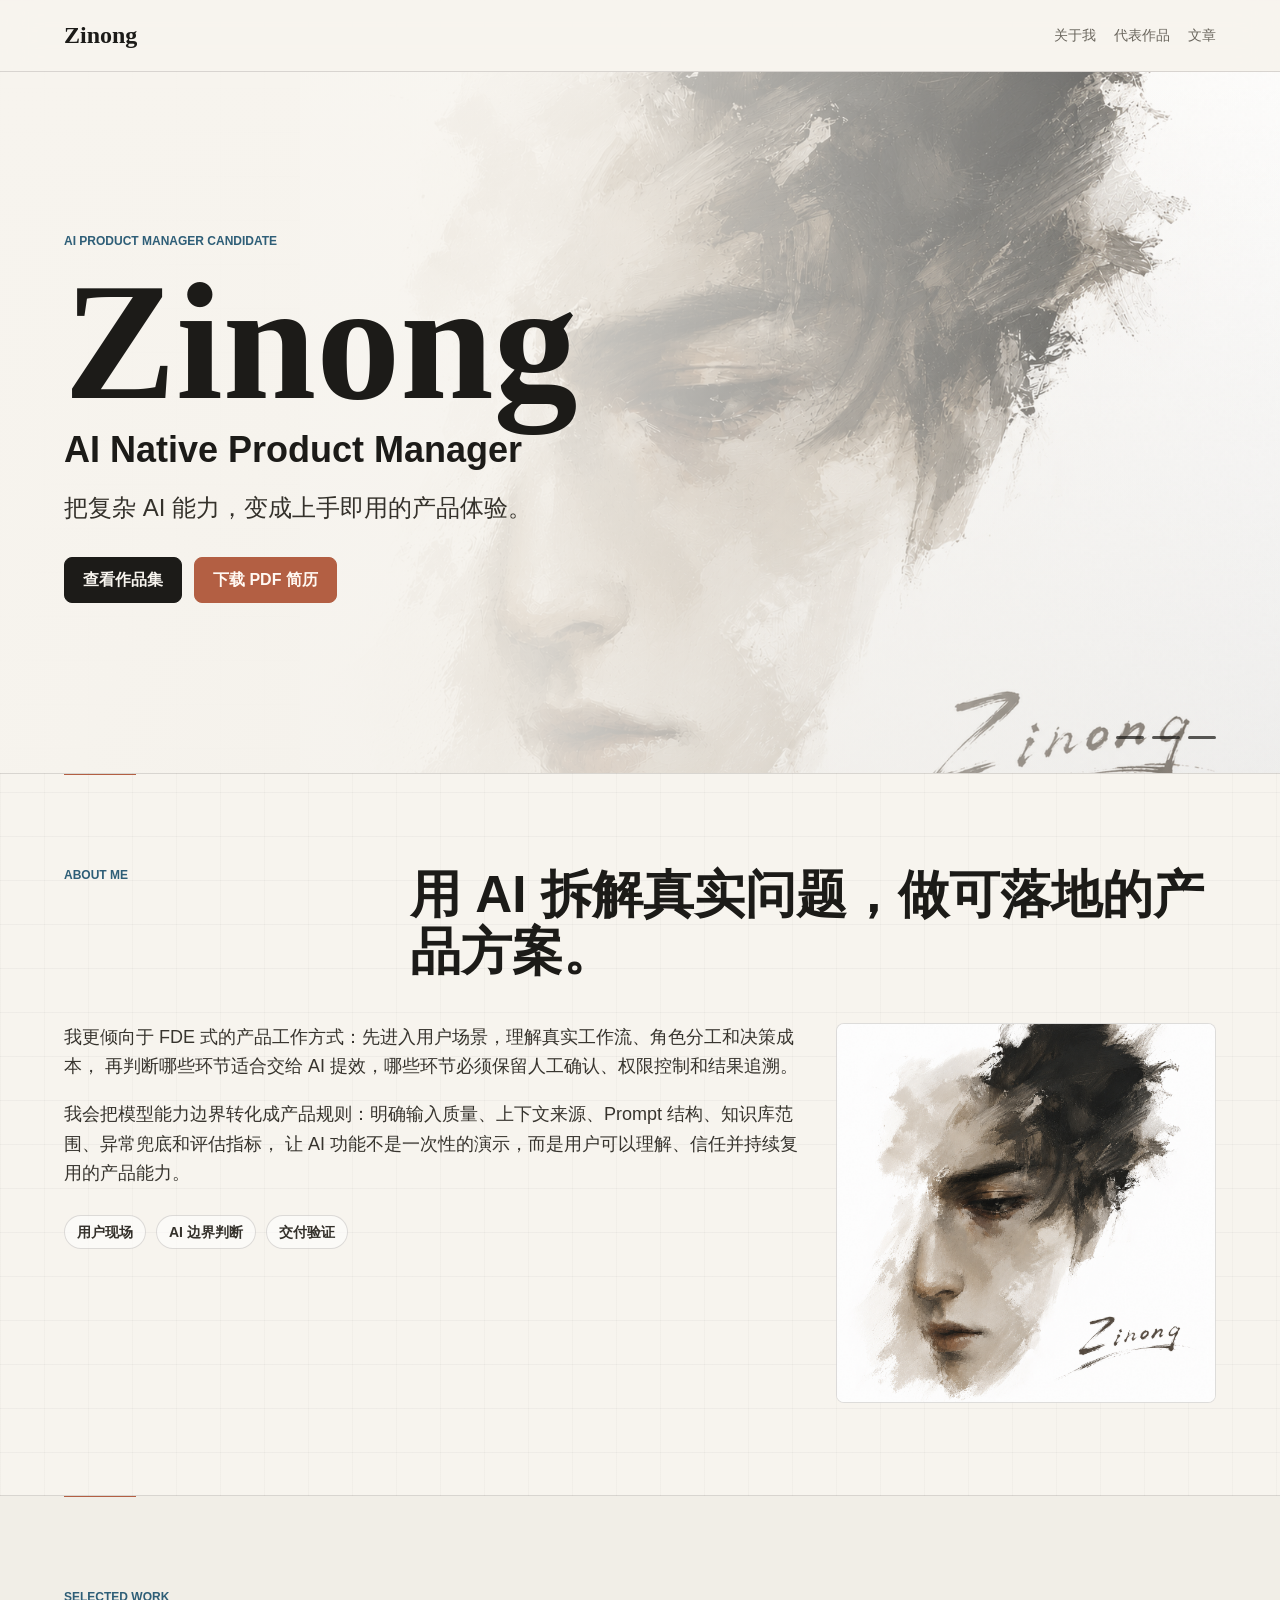
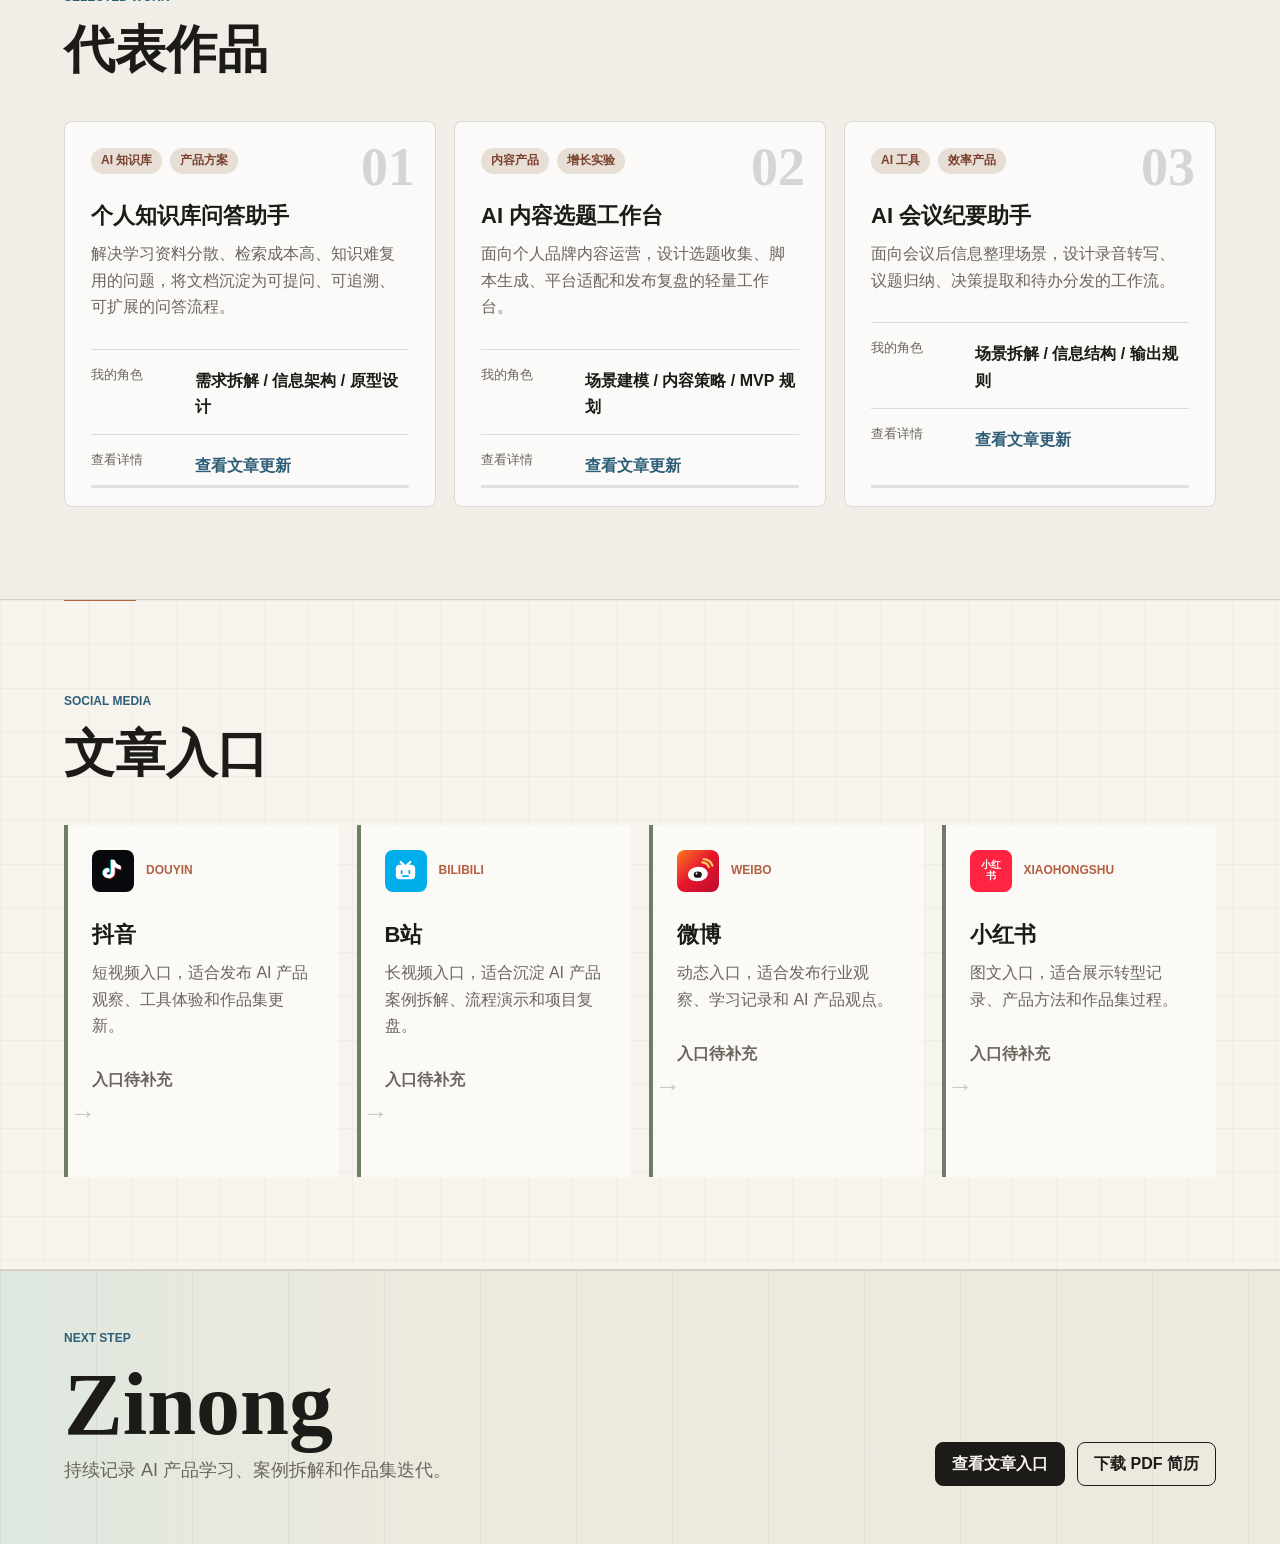
<file: index.html>
<!doctype html>
<html lang="zh-CN">
  <head>
    <meta charset="UTF-8" />
    <meta name="viewport" content="width=device-width, initial-scale=1.0" />
    <title>Zinong | AI Native 产品经理</title>
    <meta
      name="description"
      content="Zinong，AI Native Product Manager，把复杂 AI 能力转化为上手即用的产品体验。"
    />
    <link rel="stylesheet" href="styles.css?v=20260609-cursor" />
  </head>
  <body>
    <header class="site-header">
      <a class="brand" href="#top" aria-label="Zinong 首页">Zinong</a>
      <nav aria-label="主导航">
        <a href="#about">关于我</a>
        <a href="#work">代表作品</a>
        <a href="#content">文章</a>
      </nav>
    </header>

    <main id="top">
      <section class="hero reveal-block" aria-labelledby="hero-title">
        <div class="hero-media" aria-hidden="true"></div>
        <div class="hero-signal" aria-hidden="true">
          <span></span>
          <span></span>
          <span></span>
        </div>
        <div class="hero-content">
          <p class="eyebrow">AI Product Manager Candidate</p>
          <h1 id="hero-title">Zinong</h1>
          <p class="hero-subtitle">AI Native Product Manager</p>
          <p class="hero-statement">把复杂 AI 能力，变成上手即用的产品体验。</p>
          <div class="hero-actions" aria-label="核心操作">
            <a class="button primary" href="#work">查看作品集</a>
            <a class="button secondary" href="assets/Zinong_AI_PM_Resume.pdf" download>下载 PDF 简历</a>
          </div>
        </div>
      </section>

      <section id="about" class="section about-section reveal-block">
        <div class="section-heading">
          <p class="eyebrow">About Me</p>
          <h2>用 AI 拆解真实问题，做可落地的产品方案。</h2>
        </div>
        <div class="about-grid">
          <article class="narrative">
            <p>
              我更倾向于 FDE 式的产品工作方式：先进入用户场景，理解真实工作流、角色分工和决策成本，
              再判断哪些环节适合交给 AI 提效，哪些环节必须保留人工确认、权限控制和结果追溯。
            </p>
            <p>
              我会把模型能力边界转化成产品规则：明确输入质量、上下文来源、Prompt 结构、知识库范围、异常兜底和评估指标，
              让 AI 功能不是一次性的演示，而是用户可以理解、信任并持续复用的产品能力。
            </p>
            <div class="capability-row" aria-label="AI 产品能力">
              <span>用户现场</span>
              <span>AI 边界判断</span>
              <span>交付验证</span>
            </div>
          </article>
          <figure class="about-portrait">
            <img src="assets/zinong-avatar.png" alt="Zinong 头像" />
          </figure>
        </div>
      </section>

      <section id="work" class="section work-section reveal-block">
        <div class="section-heading compact">
          <p class="eyebrow">Selected Work</p>
          <h2>代表作品</h2>
        </div>
        <div class="work-grid">
          <article class="work-card">
            <span class="work-index">01</span>
            <div class="work-meta">
              <span>AI 知识库</span>
              <span>产品方案</span>
            </div>
            <h3>个人知识库问答助手</h3>
            <p>解决学习资料分散、检索成本高、知识难复用的问题，将文档沉淀为可提问、可追溯、可扩展的问答流程。</p>
            <dl>
              <div><dt>我的角色</dt><dd>需求拆解 / 信息架构 / 原型设计</dd></div>
              <div><dt>查看详情</dt><dd><a href="#content">查看文章更新</a></dd></div>
            </dl>
            <div class="card-line" aria-hidden="true"></div>
          </article>
          <article class="work-card">
            <span class="work-index">02</span>
            <div class="work-meta">
              <span>内容产品</span>
              <span>增长实验</span>
            </div>
            <h3>AI 内容选题工作台</h3>
            <p>面向个人品牌内容运营，设计选题收集、脚本生成、平台适配和发布复盘的轻量工作台。</p>
            <dl>
              <div><dt>我的角色</dt><dd>场景建模 / 内容策略 / MVP 规划</dd></div>
              <div><dt>查看详情</dt><dd><a href="#content">查看文章更新</a></dd></div>
            </dl>
            <div class="card-line" aria-hidden="true"></div>
          </article>
          <article class="work-card">
            <span class="work-index">03</span>
            <div class="work-meta">
              <span>AI 工具</span>
              <span>效率产品</span>
            </div>
            <h3>AI 会议纪要助手</h3>
            <p>面向会议后信息整理场景，设计录音转写、议题归纳、决策提取和待办分发的工作流。</p>
            <dl>
              <div><dt>我的角色</dt><dd>场景拆解 / 信息结构 / 输出规则</dd></div>
              <div><dt>查看详情</dt><dd><a href="#content">查看文章更新</a></dd></div>
            </dl>
            <div class="card-line" aria-hidden="true"></div>
          </article>
        </div>
      </section>

      <section id="content" class="section content-section reveal-block">
        <div class="section-heading compact">
          <p class="eyebrow">Social Media</p>
          <h2>文章入口</h2>
        </div>
        <div class="content-list">
          <article>
            <div class="platform-head">
              <span class="platform-icon douyin-icon" aria-hidden="true">
                <svg viewBox="0 0 36 36" focusable="false">
                  <path class="dy-red" d="M20.2 6.5v14.1c0 4-3.1 7-7.1 7-3.8 0-6.5-2.4-6.5-5.7 0-3.6 3.2-6.2 7.3-5.6v4.1c-1.5-.5-3 .3-3 1.6 0 1.1 1 1.9 2.2 1.9 1.6 0 2.9-1.1 2.9-3.3V6.5h4.2Zm0 0c.8 3.7 3.2 6 7 6.7v4.2c-2.7-.2-5.1-1.2-7-3v-7.9Z" />
                  <path class="dy-cyan" d="M18.6 5.1v14.1c0 4-3.1 7-7.1 7-3.8 0-6.5-2.4-6.5-5.7 0-3.6 3.2-6.2 7.3-5.6V19c-1.5-.5-3 .3-3 1.6 0 1.1 1 1.9 2.2 1.9 1.6 0 2.9-1.1 2.9-3.3V5.1h4.2Zm0 0c.8 3.7 3.2 6 7 6.7V16c-2.7-.2-5.1-1.2-7-3V5.1Z" />
                  <path class="dy-white" d="M19.4 5.8v14.1c0 4-3.1 7-7.1 7-3.8 0-6.5-2.4-6.5-5.7 0-3.6 3.2-6.2 7.3-5.6v4.1c-1.5-.5-3 .3-3 1.6 0 1.1 1 1.9 2.2 1.9 1.6 0 2.9-1.1 2.9-3.3V5.8h4.2Zm0 0c.8 3.7 3.2 6 7 6.7v4.2c-2.7-.2-5.1-1.2-7-3V5.8Z" />
                </svg>
              </span>
              <span class="platform-label">Douyin</span>
            </div>
            <h3>抖音</h3>
            <p>短视频入口，适合发布 AI 产品观察、工具体验和作品集更新。</p>
            <p class="platform-status">入口待补充</p>
            <span class="platform-arrow" aria-hidden="true">→</span>
          </article>
          <article>
            <div class="platform-head">
              <span class="platform-icon bilibili-icon" aria-hidden="true">
                <svg viewBox="0 0 36 36" focusable="false">
                  <path class="bili-antenna" d="M12 7.5 15.7 11M24 7.5 20.3 11" />
                  <rect class="bili-tv" x="6" y="11" width="24" height="18" rx="5" />
                  <path class="bili-face" d="M13.2 18.4v3M22.8 18.4v3M14.8 25h6.4" />
                </svg>
              </span>
              <span class="platform-label">Bilibili</span>
            </div>
            <h3>B站</h3>
            <p>长视频入口，适合沉淀 AI 产品案例拆解、流程演示和项目复盘。</p>
            <p class="platform-status">入口待补充</p>
            <span class="platform-arrow" aria-hidden="true">→</span>
          </article>
          <article>
            <div class="platform-head">
              <span class="platform-icon weibo-icon" aria-hidden="true">
                <svg viewBox="0 0 36 36" focusable="false">
                  <path class="weibo-signal" d="M22.5 8.6c3.7.3 6.5 2.3 7.5 5.5M24 4.8c5.2.4 9 3.3 10.2 7.7" />
                  <path class="weibo-eye" d="M5.8 23c0-5.2 5.5-9.5 12.3-9.5 6 0 10.7 3.4 10.7 8 0 5.2-5.5 9-12.5 9-6.3 0-10.5-3-10.5-7.5Z" />
                  <ellipse class="weibo-pupil" cx="17.2" cy="22.8" rx="4.7" ry="3.7" />
                  <circle class="weibo-highlight" cx="15.7" cy="21.5" r="1.1" />
                </svg>
              </span>
              <span class="platform-label">Weibo</span>
            </div>
            <h3>微博</h3>
            <p>动态入口，适合发布行业观察、学习记录和 AI 产品观点。</p>
            <p class="platform-status">入口待补充</p>
            <span class="platform-arrow" aria-hidden="true">→</span>
          </article>
          <article>
            <div class="platform-head">
              <span class="platform-icon rednote-icon" aria-hidden="true">
                <span class="rednote-mark">
                  <span>小红</span>
                  <span>书</span>
                </span>
              </span>
              <span class="platform-label">Xiaohongshu</span>
            </div>
            <h3>小红书</h3>
            <p>图文入口，适合展示转型记录、产品方法和作品集过程。</p>
            <p class="platform-status">入口待补充</p>
            <span class="platform-arrow" aria-hidden="true">→</span>
          </article>
        </div>
      </section>
    </main>

    <footer class="site-footer reveal-block">
      <div>
        <p class="eyebrow">Next Step</p>
        <h2>Zinong</h2>
        <p>持续记录 AI 产品学习、案例拆解和作品集迭代。</p>
      </div>
      <div class="footer-actions">
        <a href="#content">查看文章入口</a>
        <a href="assets/Zinong_AI_PM_Resume.pdf" download>下载 PDF 简历</a>
      </div>
    </footer>
    <script>
      const revealBlocks = document.querySelectorAll(".reveal-block");
      const observer = new IntersectionObserver(
        (entries) => {
          entries.forEach((entry) => {
            if (entry.isIntersecting) {
              entry.target.classList.add("is-visible");
              observer.unobserve(entry.target);
            }
          });
        },
        { threshold: 0.14 }
      );

      revealBlocks.forEach((block) => observer.observe(block));

      document.querySelectorAll(".work-card, .content-list article").forEach((card) => {
        card.addEventListener("pointermove", (event) => {
          const rect = card.getBoundingClientRect();
          card.style.setProperty("--mx", `${event.clientX - rect.left}px`);
          card.style.setProperty("--my", `${event.clientY - rect.top}px`);
        });
      });

      const canUseCursorEffect =
        window.matchMedia("(hover: hover) and (pointer: fine)").matches &&
        !window.matchMedia("(prefers-reduced-motion: reduce)").matches;

      if (canUseCursorEffect) {
        const cursor = document.createElement("span");
        const trailWrap = document.createElement("span");
        const trailItems = Array.from({ length: 9 }, () => document.createElement("span"));
        const pointer = { x: window.innerWidth / 2, y: window.innerHeight / 2 };
        const current = { x: pointer.x, y: pointer.y };
        const history = trailItems.map(() => ({ x: pointer.x, y: pointer.y }));

        cursor.className = "cursor-glow";
        trailWrap.className = "cursor-trail";
        trailItems.forEach((item) => trailWrap.appendChild(item));
        document.body.append(cursor, trailWrap);

        const setActive = (active) => {
          cursor.classList.toggle("is-active", active);
          trailWrap.classList.toggle("is-active", active);
        };

        window.addEventListener("pointermove", (event) => {
          pointer.x = event.clientX;
          pointer.y = event.clientY;
          setActive(true);
        });

        window.addEventListener("pointerleave", () => setActive(false));
        window.addEventListener("pointerdown", () => cursor.classList.add("is-pressing"));
        window.addEventListener("pointerup", () => cursor.classList.remove("is-pressing"));

        const renderCursor = () => {
          current.x += (pointer.x - current.x) * 0.24;
          current.y += (pointer.y - current.y) * 0.24;
          history.unshift({ x: current.x, y: current.y });
          history.splice(trailItems.length);

          cursor.style.setProperty("--cursor-x", `${current.x}px`);
          cursor.style.setProperty("--cursor-y", `${current.y}px`);
          trailItems.forEach((item, index) => {
            const point = history[index] || current;
            item.style.setProperty("--trail-x", `${point.x}px`);
            item.style.setProperty("--trail-y", `${point.y}px`);
            item.style.setProperty("--trail-size", `${18 - index * 1.35}px`);
            item.style.setProperty("--trail-alpha", `${0.34 - index * 0.03}`);
          });

          requestAnimationFrame(renderCursor);
        };

        renderCursor();
      }
    </script>
  </body>
</html>
</file>
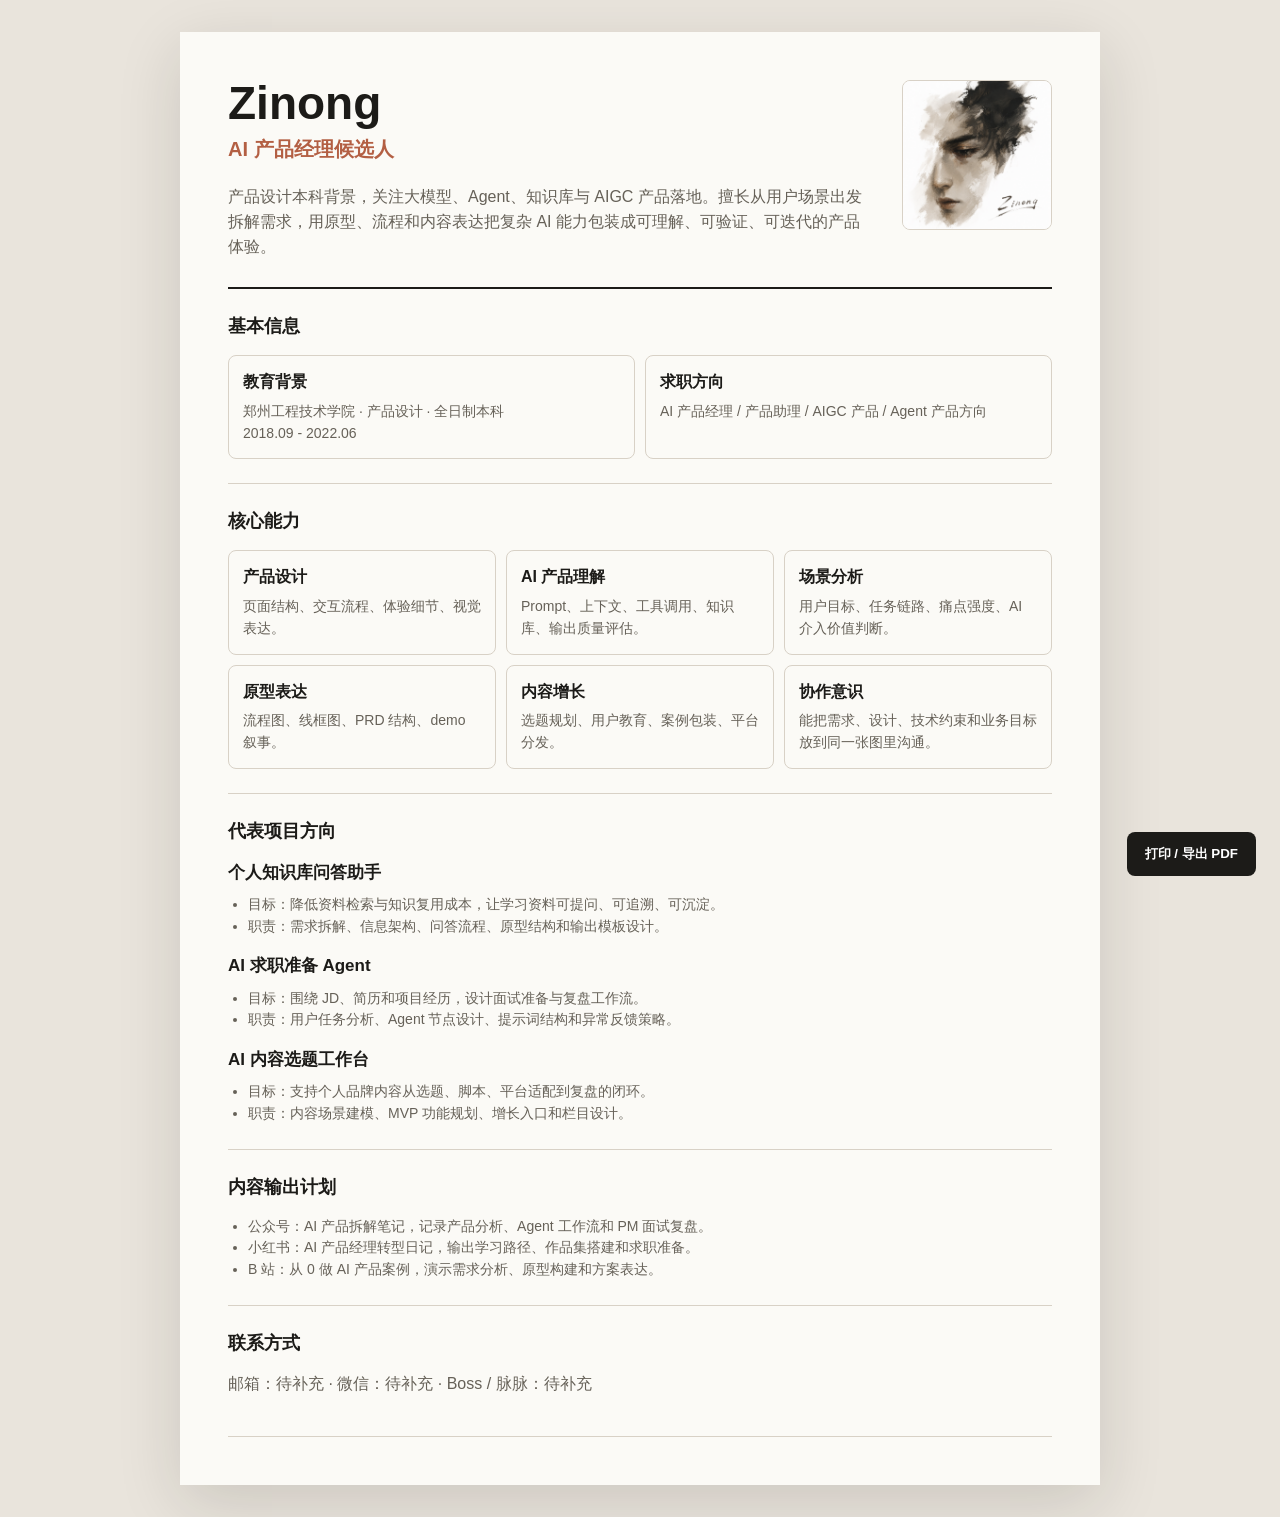
<file: resume.html>
<!doctype html>
<html lang="zh-CN">
  <head>
    <meta charset="UTF-8" />
    <meta name="viewport" content="width=device-width, initial-scale=1.0" />
    <title>Zinong | AI 产品经理简历</title>
    <style>
      :root {
        --ink: #1c1b18;
        --muted: #666158;
        --line: #d8d1c6;
        --paper: #fbfaf6;
        --accent: #b35f43;
      }

      * {
        box-sizing: border-box;
      }

      body {
        margin: 0;
        background: #e9e4dc;
        color: var(--ink);
        font-family: "PingFang SC", "Microsoft YaHei", Arial, sans-serif;
        line-height: 1.55;
      }

      .page {
        width: min(920px, calc(100% - 32px));
        margin: 32px auto;
        padding: 48px;
        background: var(--paper);
        box-shadow: 0 18px 60px rgba(28, 27, 24, 0.14);
      }

      header {
        display: grid;
        grid-template-columns: 1fr 150px;
        gap: 28px;
        align-items: start;
        padding-bottom: 28px;
        border-bottom: 2px solid var(--ink);
      }

      img {
        width: 150px;
        height: 150px;
        border-radius: 8px;
        object-fit: cover;
        border: 1px solid var(--line);
      }

      h1,
      h2,
      h3,
      p {
        margin-top: 0;
      }

      h1 {
        margin-bottom: 8px;
        font-size: 46px;
        line-height: 1;
      }

      .title {
        color: var(--accent);
        font-size: 20px;
        font-weight: 800;
      }

      .summary {
        max-width: 650px;
        margin-bottom: 0;
        color: var(--muted);
      }

      section {
        padding: 24px 0;
        border-bottom: 1px solid var(--line);
      }

      h2 {
        margin-bottom: 14px;
        font-size: 18px;
        letter-spacing: 0;
      }

      .meta,
      .grid {
        display: grid;
        gap: 10px;
      }

      .meta {
        grid-template-columns: repeat(2, minmax(0, 1fr));
      }

      .grid {
        grid-template-columns: repeat(3, minmax(0, 1fr));
      }

      .item {
        padding: 14px;
        border: 1px solid var(--line);
        border-radius: 8px;
      }

      .item h3 {
        margin-bottom: 6px;
        font-size: 16px;
      }

      .item p,
      li {
        margin-bottom: 0;
        color: var(--muted);
        font-size: 14px;
      }

      ul {
        margin: 0;
        padding-left: 20px;
      }

      .project {
        display: grid;
        gap: 8px;
        margin-bottom: 16px;
      }

      .project:last-child {
        margin-bottom: 0;
      }

      .project h3 {
        margin-bottom: 0;
        font-size: 17px;
      }

      .contact {
        color: var(--muted);
      }

      .print-action {
        position: fixed;
        right: 24px;
        bottom: 24px;
        min-height: 44px;
        padding: 0 18px;
        border: 0;
        border-radius: 8px;
        background: var(--ink);
        color: #fff;
        font-weight: 800;
        cursor: pointer;
      }

      @media print {
        body {
          background: white;
        }

        .page {
          width: 100%;
          margin: 0;
          padding: 24px;
          box-shadow: none;
        }

        .print-action {
          display: none;
        }
      }

      @media (max-width: 720px) {
        .page {
          padding: 28px;
        }

        header,
        .meta,
        .grid {
          grid-template-columns: 1fr;
        }
      }
    </style>
  </head>
  <body>
    <article class="page">
      <header>
        <div>
          <h1>Zinong</h1>
          <p class="title">AI 产品经理候选人</p>
          <p class="summary">
            产品设计本科背景，关注大模型、Agent、知识库与 AIGC 产品落地。擅长从用户场景出发拆解需求，用原型、流程和内容表达把复杂 AI 能力包装成可理解、可验证、可迭代的产品体验。
          </p>
        </div>
        <img src="assets/zinong-avatar.png" alt="Zinong 头像" />
      </header>

      <section>
        <h2>基本信息</h2>
        <div class="meta">
          <div class="item">
            <h3>教育背景</h3>
            <p>郑州工程技术学院 · 产品设计 · 全日制本科</p>
            <p>2018.09 - 2022.06</p>
          </div>
          <div class="item">
            <h3>求职方向</h3>
            <p>AI 产品经理 / 产品助理 / AIGC 产品 / Agent 产品方向</p>
          </div>
        </div>
      </section>

      <section>
        <h2>核心能力</h2>
        <div class="grid">
          <div class="item">
            <h3>产品设计</h3>
            <p>页面结构、交互流程、体验细节、视觉表达。</p>
          </div>
          <div class="item">
            <h3>AI 产品理解</h3>
            <p>Prompt、上下文、工具调用、知识库、输出质量评估。</p>
          </div>
          <div class="item">
            <h3>场景分析</h3>
            <p>用户目标、任务链路、痛点强度、AI 介入价值判断。</p>
          </div>
          <div class="item">
            <h3>原型表达</h3>
            <p>流程图、线框图、PRD 结构、demo 叙事。</p>
          </div>
          <div class="item">
            <h3>内容增长</h3>
            <p>选题规划、用户教育、案例包装、平台分发。</p>
          </div>
          <div class="item">
            <h3>协作意识</h3>
            <p>能把需求、设计、技术约束和业务目标放到同一张图里沟通。</p>
          </div>
        </div>
      </section>

      <section>
        <h2>代表项目方向</h2>
        <div class="project">
          <h3>个人知识库问答助手</h3>
          <ul>
            <li>目标：降低资料检索与知识复用成本，让学习资料可提问、可追溯、可沉淀。</li>
            <li>职责：需求拆解、信息架构、问答流程、原型结构和输出模板设计。</li>
          </ul>
        </div>
        <div class="project">
          <h3>AI 求职准备 Agent</h3>
          <ul>
            <li>目标：围绕 JD、简历和项目经历，设计面试准备与复盘工作流。</li>
            <li>职责：用户任务分析、Agent 节点设计、提示词结构和异常反馈策略。</li>
          </ul>
        </div>
        <div class="project">
          <h3>AI 内容选题工作台</h3>
          <ul>
            <li>目标：支持个人品牌内容从选题、脚本、平台适配到复盘的闭环。</li>
            <li>职责：内容场景建模、MVP 功能规划、增长入口和栏目设计。</li>
          </ul>
        </div>
      </section>

      <section>
        <h2>内容输出计划</h2>
        <ul>
          <li>公众号：AI 产品拆解笔记，记录产品分析、Agent 工作流和 PM 面试复盘。</li>
          <li>小红书：AI 产品经理转型日记，输出学习路径、作品集搭建和求职准备。</li>
          <li>B 站：从 0 做 AI 产品案例，演示需求分析、原型构建和方案表达。</li>
        </ul>
      </section>

      <section>
        <h2>联系方式</h2>
        <p class="contact">邮箱：待补充 · 微信：待补充 · Boss / 脉脉：待补充</p>
      </section>
    </article>
    <button class="print-action" onclick="window.print()">打印 / 导出 PDF</button>
  </body>
</html>
</file>
<file: styles.css>
:root {
  --paper: #f7f4ee;
  --ink: #1c1b18;
  --muted: #6a665d;
  --line: rgba(28, 27, 24, 0.14);
  --panel: rgba(255, 255, 255, 0.72);
  --sage: #6f7d66;
  --clay: #b35f43;
  --blue: #2e5e77;
  --shadow: 0 24px 80px rgba(28, 27, 24, 0.12);
  --cyan: #20d9d2;
}

* {
  box-sizing: border-box;
}

html {
  scroll-behavior: smooth;
}

body {
  margin: 0;
  background:
    linear-gradient(rgba(28, 27, 24, 0.035) 1px, transparent 1px),
    linear-gradient(90deg, rgba(28, 27, 24, 0.025) 1px, transparent 1px),
    var(--paper);
  background-size: 44px 44px, 44px 44px, auto;
  color: var(--ink);
  font-family:
    Inter, "PingFang SC", "Microsoft YaHei", "Noto Sans CJK SC", Arial,
    sans-serif;
  line-height: 1.65;
}

.cursor-glow,
.cursor-trail,
.cursor-trail span {
  position: fixed;
  left: 0;
  top: 0;
  pointer-events: none;
  z-index: 9999;
}

.cursor-glow {
  --cursor-x: -100px;
  --cursor-y: -100px;
  --cursor-scale: 1;
  width: 34px;
  height: 34px;
  border-radius: 999px;
  background:
    radial-gradient(circle, rgba(255, 255, 255, 0.95) 0 8%, rgba(39, 244, 235, 0.9) 9% 18%, rgba(39, 244, 235, 0.35) 30%, rgba(39, 244, 235, 0) 68%);
  box-shadow:
    0 0 18px rgba(39, 244, 235, 0.56),
    0 0 44px rgba(39, 244, 235, 0.26);
  mix-blend-mode: screen;
  opacity: 0;
  transform: translate3d(var(--cursor-x), var(--cursor-y), 0) translate(-50%, -50%) scale(var(--cursor-scale));
  transition:
    opacity 180ms ease,
    width 180ms ease,
    height 180ms ease;
}

.cursor-glow::after {
  content: "";
  position: absolute;
  inset: -20px;
  border-radius: inherit;
  background: radial-gradient(circle, rgba(32, 217, 210, 0.16), transparent 64%);
}

.cursor-glow.is-active {
  opacity: 1;
}

.cursor-glow.is-pressing {
  --cursor-scale: 0.72;
}

.cursor-trail {
  opacity: 0;
  transition: opacity 220ms ease;
}

.cursor-trail.is-active {
  opacity: 1;
}

.cursor-trail span {
  --trail-x: -100px;
  --trail-y: -100px;
  --trail-size: 10px;
  --trail-alpha: 0.24;
  width: var(--trail-size);
  height: var(--trail-size);
  border-radius: 999px;
  background: radial-gradient(circle, rgba(39, 244, 235, var(--trail-alpha)) 0 24%, rgba(39, 244, 235, 0) 72%);
  filter: blur(1px);
  mix-blend-mode: screen;
  transform: translate3d(var(--trail-x), var(--trail-y), 0) translate(-50%, -50%);
}

a {
  color: inherit;
  text-decoration: none;
}

.site-header {
  position: sticky;
  top: 0;
  z-index: 20;
  display: flex;
  align-items: center;
  justify-content: space-between;
  gap: 24px;
  min-height: 72px;
  padding: 0 5vw;
  border-bottom: 1px solid var(--line);
  background: rgba(247, 244, 238, 0.88);
  backdrop-filter: blur(18px);
}

.brand {
  font-family: Georgia, "Times New Roman", serif;
  font-size: 24px;
  font-weight: 700;
}

nav {
  display: flex;
  flex-wrap: wrap;
  gap: 18px;
  color: var(--muted);
  font-size: 14px;
}

nav a:hover,
.work-card a:hover {
  color: var(--clay);
}

.reveal-block {
  opacity: 0;
  transform: translateY(22px);
  transition:
    opacity 560ms ease,
    transform 560ms ease;
}

.reveal-block.is-visible {
  opacity: 1;
  transform: translateY(0);
}

.hero {
  position: relative;
  min-height: 78svh;
  display: grid;
  align-items: center;
  overflow: hidden;
  padding: 50px 5vw 34px;
  border-bottom: 1px solid var(--line);
}

.hero::after {
  content: "";
  position: absolute;
  inset: 0;
  background:
    linear-gradient(90deg, rgba(247, 244, 238, 0.96) 0%, rgba(247, 244, 238, 0.82) 42%, rgba(247, 244, 238, 0.2) 100%),
    linear-gradient(0deg, rgba(28, 27, 24, 0.08), rgba(28, 27, 24, 0));
  pointer-events: none;
}

.hero::before {
  content: "";
  position: absolute;
  inset: 0;
  z-index: 1;
  background: linear-gradient(115deg, transparent 0 28%, rgba(32, 217, 210, 0.1) 38%, transparent 48% 100%);
  opacity: 0;
  transform: translateX(-18%);
  animation: heroSweep 5.8s ease-in-out infinite;
  pointer-events: none;
}

.hero-media {
  position: absolute;
  inset: 0;
  background-image: url("assets/zinong-avatar.png");
  background-position: right center;
  background-size: min(78vw, 980px);
  background-repeat: no-repeat;
  opacity: 0.96;
}

.hero-content {
  position: relative;
  z-index: 2;
  width: min(720px, 100%);
}

.hero-signal {
  position: absolute;
  right: 5vw;
  bottom: 34px;
  z-index: 2;
  display: grid;
  grid-template-columns: repeat(3, 28px);
  gap: 8px;
  opacity: 0.72;
}

.hero-signal span {
  height: 3px;
  border-radius: 999px;
  background: var(--ink);
  transform-origin: left center;
  animation: signalPulse 1.8s ease-in-out infinite;
}

.hero-signal span:nth-child(2) {
  animation-delay: 160ms;
}

.hero-signal span:nth-child(3) {
  animation-delay: 320ms;
}

.eyebrow {
  margin: 0 0 14px;
  color: var(--blue);
  font-size: 12px;
  font-weight: 800;
  letter-spacing: 0;
  text-transform: uppercase;
}

h1,
h2,
h3,
p {
  margin-top: 0;
}

h1 {
  position: relative;
  display: inline-block;
  margin-bottom: 10px;
  font-family: Georgia, "Times New Roman", serif;
  font-size: clamp(72px, 14vw, 168px);
  line-height: 0.9;
  letter-spacing: 0;
  transition:
    transform 220ms ease,
    text-shadow 220ms ease;
}

h1::after {
  content: "";
  position: absolute;
  left: 3%;
  right: 10%;
  bottom: -10px;
  height: 3px;
  border-radius: 999px;
  background: linear-gradient(90deg, transparent, var(--cyan), #b35f43, transparent);
  opacity: 0;
  transform: scaleX(0.35);
  transform-origin: left center;
  transition:
    opacity 220ms ease,
    transform 220ms ease;
}

h1:hover {
  transform: translateY(-4px);
  text-shadow: 0 12px 34px rgba(32, 217, 210, 0.24);
}

h1:hover::after {
  opacity: 1;
  transform: scaleX(1);
}

.hero-subtitle {
  max-width: 560px;
  margin-bottom: 16px;
  font-size: clamp(22px, 3vw, 36px);
  font-weight: 750;
  line-height: 1.25;
}

.hero-statement {
  max-width: 640px;
  margin-bottom: 30px;
  color: #34312b;
  font-size: clamp(18px, 2vw, 24px);
}

.hero-actions {
  display: flex;
  flex-wrap: wrap;
  gap: 12px;
  margin-bottom: 26px;
}

.button {
  display: inline-flex;
  align-items: center;
  justify-content: center;
  min-height: 46px;
  padding: 0 18px;
  border: 1px solid var(--ink);
  border-radius: 8px;
  font-weight: 700;
  white-space: nowrap;
  transition:
    transform 180ms ease,
    box-shadow 180ms ease,
    background 180ms ease,
    color 180ms ease;
}

.button:hover {
  transform: translateY(-2px);
  box-shadow: 0 14px 32px rgba(28, 27, 24, 0.14);
}

.button.primary {
  background: var(--ink);
  color: var(--paper);
}

.button.secondary {
  border-color: var(--clay);
  background: var(--clay);
  color: #fff8f2;
}

.button.ghost {
  background: rgba(255, 255, 255, 0.42);
}

dt {
  color: var(--muted);
  font-size: 13px;
}

dd {
  margin: 4px 0 0;
  font-weight: 760;
}

.section {
  position: relative;
  padding: 92px 5vw;
  border-bottom: 1px solid var(--line);
}

.section::before {
  content: "";
  position: absolute;
  top: 0;
  left: 5vw;
  width: 72px;
  height: 1px;
  background: var(--clay);
}

.section-heading {
  display: grid;
  grid-template-columns: minmax(180px, 0.36fr) minmax(0, 1fr);
  gap: 56px;
  margin-bottom: 42px;
}

.section-heading.compact {
  display: block;
  max-width: 760px;
}

.section h2 {
  max-width: 900px;
  margin-bottom: 0;
  font-size: clamp(30px, 4vw, 56px);
  line-height: 1.12;
}

.about-grid {
  display: grid;
  grid-template-columns: minmax(0, 1fr) minmax(280px, 380px);
  gap: 28px;
  align-items: stretch;
}

.narrative {
  max-width: 920px;
  color: #37342e;
  font-size: 18px;
}

.narrative p:last-child {
  margin-bottom: 0;
}

.capability-row {
  display: flex;
  flex-wrap: wrap;
  gap: 10px;
  margin-top: 26px;
}

.capability-row span {
  display: inline-flex;
  align-items: center;
  min-height: 34px;
  padding: 0 12px;
  border: 1px solid var(--line);
  border-radius: 999px;
  background: rgba(255, 255, 255, 0.54);
  color: #34312b;
  font-size: 14px;
  font-weight: 800;
}

.about-portrait {
  position: relative;
  align-self: start;
  margin: 0;
  border: 1px solid var(--line);
  border-radius: 8px;
  overflow: hidden;
  background: var(--panel);
  cursor: crosshair;
}

.about-portrait::before,
.about-portrait::after {
  content: "";
  position: absolute;
  pointer-events: none;
  opacity: 0;
  transition:
    opacity 220ms ease,
    transform 260ms ease;
}

.about-portrait::before {
  width: 120px;
  height: 56px;
  left: 34%;
  top: 38%;
  border-radius: 999px;
  background:
    radial-gradient(circle at 50% 50%, rgba(39, 244, 235, 0.95) 0 8%, rgba(39, 244, 235, 0.38) 20%, rgba(39, 244, 235, 0) 62%);
  filter: blur(8px);
  mix-blend-mode: screen;
  transform: translate(-50%, -50%) scale(0.7);
}

.about-portrait::after {
  inset: 0;
  background:
    radial-gradient(circle at 34% 38%, rgba(39, 244, 235, 0.34), transparent 19%),
    linear-gradient(135deg, rgba(39, 244, 235, 0.12), transparent 38%);
  mix-blend-mode: screen;
}

.about-portrait img {
  display: block;
  width: 100%;
  aspect-ratio: 1;
  object-fit: cover;
  transition:
    transform 320ms ease,
    filter 320ms ease;
}

.about-portrait:hover::before,
.about-portrait:hover::after {
  opacity: 1;
}

.about-portrait:hover::before {
  transform: translate(-50%, -50%) scale(1);
}

.about-portrait:hover img {
  transform: scale(1.025);
  filter: contrast(1.05) saturate(1.04);
}

.label,
.work-meta span,
.platform-label {
  color: var(--clay);
  font-size: 12px;
  font-weight: 800;
  letter-spacing: 0;
  text-transform: uppercase;
}

.work-card h3,
.content-list h3 {
  margin: 28px 0 12px;
  font-size: 22px;
  line-height: 1.25;
}

.work-card p,
.content-list p {
  color: var(--muted);
}

.work-section {
  background: #f1eee7;
}

.work-grid {
  display: grid;
  grid-template-columns: repeat(3, minmax(0, 1fr));
  gap: 18px;
}

.work-card {
  --mx: 50%;
  --my: 0%;
  position: relative;
  min-height: 360px;
  padding: 26px;
  border: 1px solid var(--line);
  border-radius: 8px;
  background: rgba(255, 255, 255, 0.72);
  overflow: hidden;
  transition:
    transform 200ms ease,
    border-color 200ms ease,
    box-shadow 200ms ease;
}

.work-card::before {
  content: "";
  position: absolute;
  inset: 0;
  background: radial-gradient(circle at var(--mx) var(--my), rgba(32, 217, 210, 0.16), transparent 34%);
  opacity: 0;
  pointer-events: none;
  transition: opacity 180ms ease;
}

.work-card:hover {
  transform: translateY(-6px);
  border-color: rgba(32, 217, 210, 0.42);
  box-shadow: var(--shadow);
}

.work-card:hover::before {
  opacity: 1;
}

.work-card > * {
  position: relative;
  z-index: 1;
}

.work-index {
  position: absolute;
  right: 20px;
  top: 18px;
  z-index: 1;
  color: rgba(28, 27, 24, 0.16);
  font-family: Georgia, "Times New Roman", serif;
  font-size: 54px;
  font-weight: 800;
  line-height: 1;
}

.work-meta {
  display: flex;
  flex-wrap: wrap;
  gap: 8px;
}

.work-meta span {
  display: inline-flex;
  min-height: 26px;
  align-items: center;
  padding: 0 10px;
  border-radius: 999px;
  background: #e7ded6;
  color: #7b412e;
}

.work-card dl {
  display: grid;
  gap: 14px;
  margin: 28px 0 0;
}

.work-card dl div {
  display: grid;
  grid-template-columns: 92px minmax(0, 1fr);
  gap: 12px;
  border-top: 1px solid var(--line);
  padding-top: 14px;
}

.work-card a {
  color: var(--blue);
  font-weight: 800;
}

.card-line {
  position: absolute;
  left: 26px;
  right: 26px;
  bottom: 18px;
  height: 3px;
  border-radius: 999px;
  background: rgba(28, 27, 24, 0.12);
  overflow: hidden;
}

.card-line::after {
  content: "";
  display: block;
  width: 38%;
  height: 100%;
  border-radius: inherit;
  background: linear-gradient(90deg, var(--clay), var(--cyan));
  transform: translateX(-100%);
  transition: transform 260ms ease;
}

.work-card:hover .card-line::after {
  transform: translateX(0);
}

.content-list {
  display: grid;
  grid-template-columns: repeat(4, minmax(0, 1fr));
  gap: 18px;
}

.content-list article {
  --mx: 50%;
  --my: 0%;
  position: relative;
  min-height: 240px;
  padding: 24px;
  border-left: 4px solid var(--sage);
  background: rgba(255, 255, 255, 0.58);
  overflow: hidden;
  transition:
    transform 200ms ease,
    background 200ms ease,
    box-shadow 200ms ease;
}

.content-list article::before {
  content: "";
  position: absolute;
  inset: 0;
  background: radial-gradient(circle at var(--mx) var(--my), rgba(179, 95, 67, 0.12), transparent 38%);
  opacity: 0;
  pointer-events: none;
  transition: opacity 180ms ease;
}

.content-list article:hover {
  transform: translateY(-5px);
  background: rgba(255, 255, 255, 0.8);
  box-shadow: 0 18px 44px rgba(28, 27, 24, 0.1);
}

.content-list article:hover::before {
  opacity: 1;
}

.content-list article > * {
  position: relative;
  z-index: 1;
}

.platform-head {
  display: flex;
  align-items: center;
  gap: 12px;
  min-height: 44px;
}

.platform-icon {
  display: inline-flex;
  align-items: center;
  justify-content: center;
  width: 42px;
  height: 42px;
  border-radius: 8px;
  color: #fff;
  flex: 0 0 auto;
  overflow: hidden;
}

.platform-icon svg {
  width: 29px;
  height: 29px;
  fill: none;
  stroke: currentColor;
  stroke-linecap: round;
  stroke-linejoin: round;
  stroke-width: 2.2;
}

.douyin-icon {
  background: #08090d;
}

.douyin-icon svg {
  width: 31px;
  height: 31px;
  stroke: none;
}

.dy-red {
  fill: #fe2c55;
}

.dy-cyan {
  fill: #25f4ee;
}

.dy-white {
  fill: #fff;
}

.bilibili-icon {
  background: #00aeec;
}

.bilibili-icon svg {
  stroke: none;
}

.bili-tv {
  fill: #fff;
}

.bili-antenna {
  fill: none;
  stroke: #fff;
  stroke-width: 2.8;
}

.bili-face {
  fill: none;
  stroke: #00aeec;
  stroke-width: 2.2;
}

.weibo-icon {
  background: linear-gradient(135deg, #ff7a21 0%, #e6162d 48%, #bd0b2f 100%);
}

.weibo-icon svg {
  width: 31px;
  height: 31px;
  stroke: none;
}

.weibo-signal {
  fill: none;
  stroke: #ffd15c;
  stroke-width: 2.5;
}

.weibo-eye,
.weibo-highlight {
  fill: #fff;
}

.weibo-pupil {
  fill: #191716;
}

.rednote-icon {
  background: #ff2442;
}

.rednote-mark {
  display: grid;
  place-items: center;
  color: #fff;
  font-size: 10px;
  font-weight: 900;
  line-height: 1.05;
}

.platform-status {
  margin-top: 28px;
  color: var(--blue);
  font-weight: 800;
}

.platform-arrow {
  position: absolute;
  right: 22px;
  bottom: 18px;
  color: rgba(28, 27, 24, 0.22);
  font-size: 26px;
  font-weight: 900;
  transition:
    transform 180ms ease,
    color 180ms ease;
}

.content-list article:hover .platform-arrow {
  color: var(--clay);
  transform: translateX(4px);
}

.site-footer {
  position: relative;
  display: grid;
  grid-template-columns: minmax(0, 1fr) auto;
  gap: 28px;
  align-items: end;
  padding: 58px 5vw;
  border-top: 1px solid var(--line);
  background: #eee9df;
  overflow: hidden;
}

.site-footer::before {
  content: "";
  position: absolute;
  inset: 0;
  background:
    linear-gradient(90deg, rgba(32, 217, 210, 0.08), transparent 34%),
    repeating-linear-gradient(90deg, rgba(28, 27, 24, 0.06) 0 1px, transparent 1px 96px);
  pointer-events: none;
}

.site-footer > * {
  position: relative;
  z-index: 1;
}

.site-footer h2 {
  margin: 0 0 10px;
  font-family: Georgia, "Times New Roman", serif;
  font-size: clamp(42px, 7vw, 88px);
  line-height: 0.95;
}

.site-footer p:last-child {
  margin: 0;
  color: var(--muted);
  font-size: 18px;
}

.footer-actions {
  display: flex;
  flex-wrap: wrap;
  justify-content: flex-end;
  gap: 12px;
}

.footer-actions a {
  display: inline-flex;
  align-items: center;
  justify-content: center;
  min-height: 44px;
  padding: 0 16px;
  border: 1px solid var(--ink);
  border-radius: 8px;
  font-weight: 800;
  transition:
    transform 180ms ease,
    box-shadow 180ms ease;
}

.footer-actions a:hover {
  transform: translateY(-2px);
  box-shadow: 0 14px 32px rgba(28, 27, 24, 0.12);
}

.footer-actions a:first-child {
  background: var(--ink);
  color: var(--paper);
}

@media (max-width: 980px) {
  .site-header {
    align-items: flex-start;
    flex-direction: column;
    padding-top: 16px;
    padding-bottom: 16px;
  }

  .hero {
    min-height: auto;
    padding-top: 70px;
  }

  .hero::after {
    background:
      linear-gradient(180deg, rgba(247, 244, 238, 0.78) 0%, rgba(247, 244, 238, 0.96) 54%, rgba(247, 244, 238, 1) 100%),
      linear-gradient(0deg, rgba(28, 27, 24, 0.08), rgba(28, 27, 24, 0));
  }

  .hero-media {
    background-position: center top;
    background-size: min(120vw, 860px);
    opacity: 0.52;
  }

  .about-grid,
  .section-heading,
  .work-grid,
  .content-list,
  .site-footer {
    grid-template-columns: 1fr;
  }

  .work-card {
    min-height: auto;
  }
}

@media (max-width: 640px) {
  nav {
    gap: 12px;
  }

  .hero,
  .section {
    padding-left: 20px;
    padding-right: 20px;
  }

  .hero-actions {
    flex-direction: column;
    align-items: stretch;
  }

  .button {
    width: 100%;
  }

  .footer-actions {
    justify-content: stretch;
  }

  .footer-actions a {
    width: 100%;
  }

  .work-card dl div {
    grid-template-columns: 1fr;
    gap: 4px;
  }
}

@media (prefers-reduced-motion: reduce) {
  *,
  *::before,
  *::after {
    animation-duration: 0.01ms !important;
    animation-iteration-count: 1 !important;
    scroll-behavior: auto !important;
    transition-duration: 0.01ms !important;
  }

  .reveal-block {
    opacity: 1;
    transform: none;
  }
}

@keyframes heroSweep {
  0%,
  62%,
  100% {
    opacity: 0;
    transform: translateX(-18%);
  }

  28% {
    opacity: 1;
    transform: translateX(24%);
  }
}

@keyframes signalPulse {
  0%,
  100% {
    transform: scaleX(0.35);
    opacity: 0.35;
  }

  50% {
    transform: scaleX(1);
    opacity: 0.9;
  }
}
</file>
